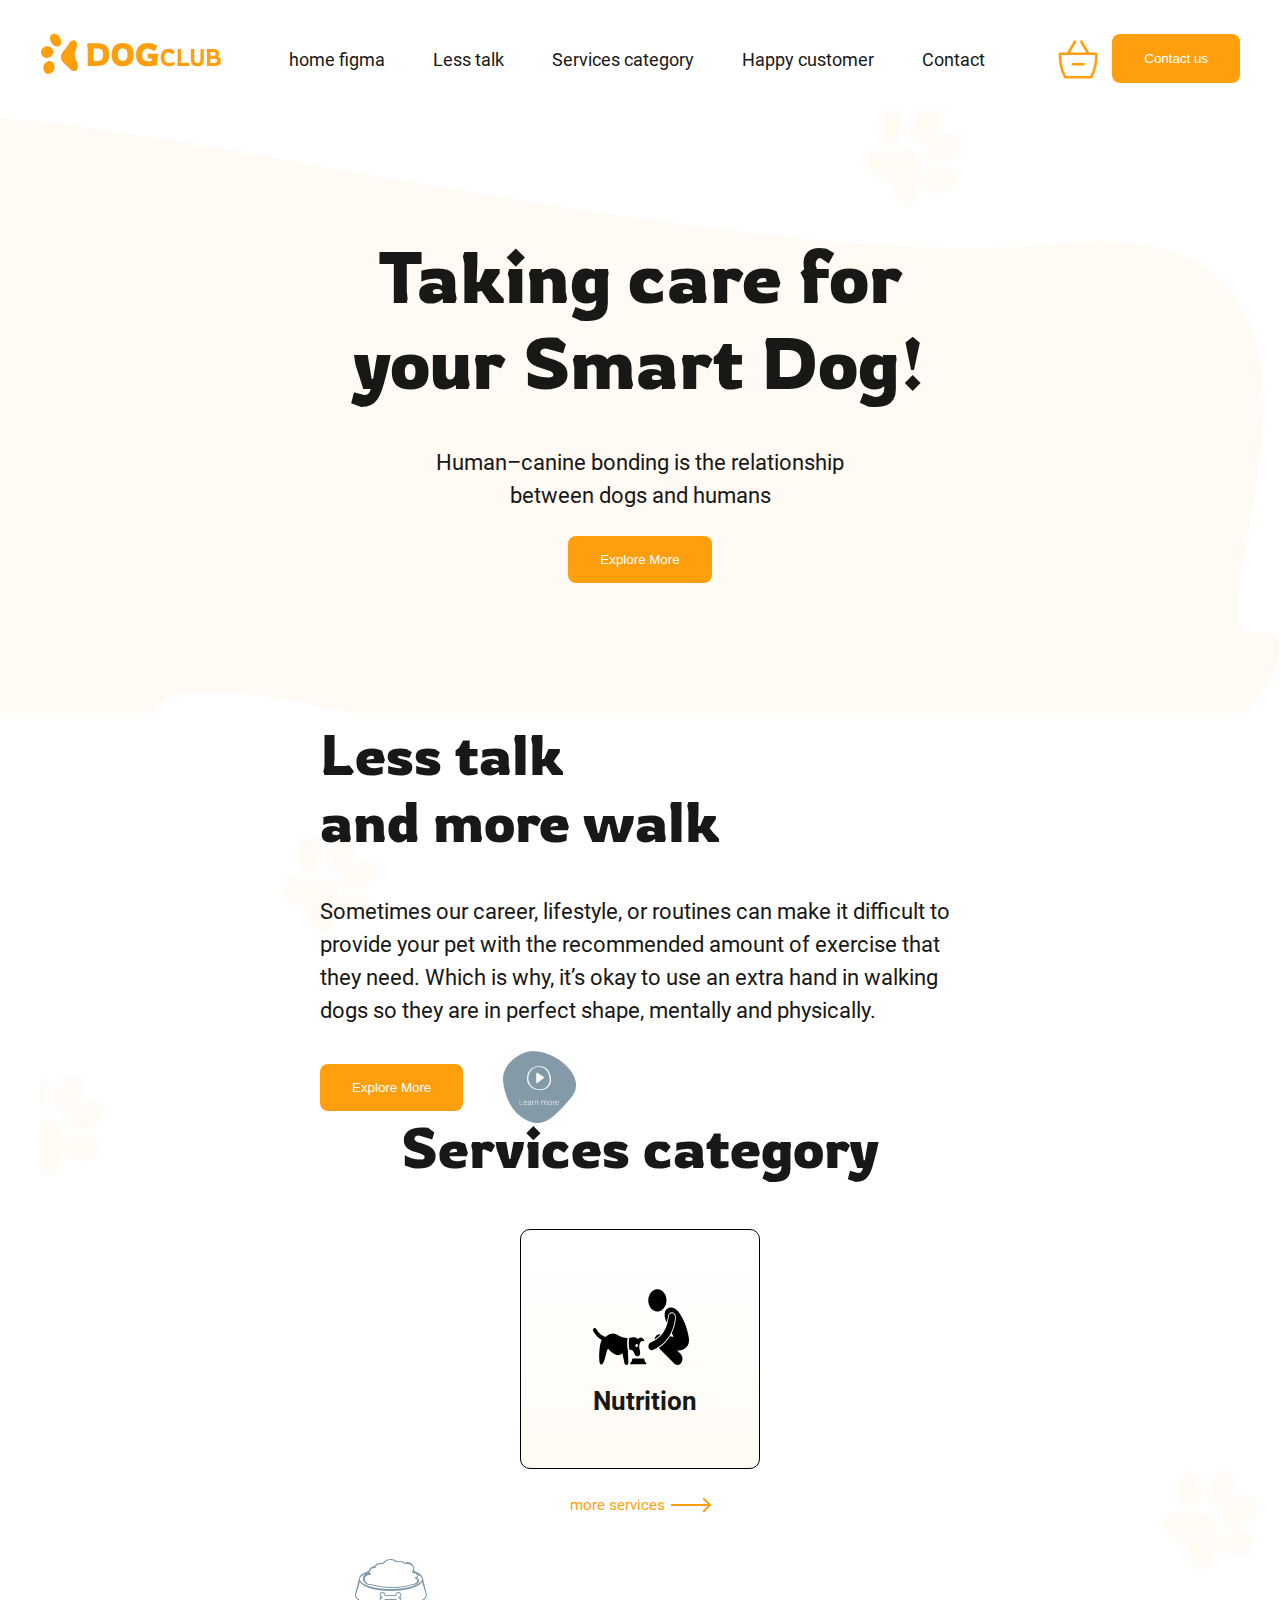
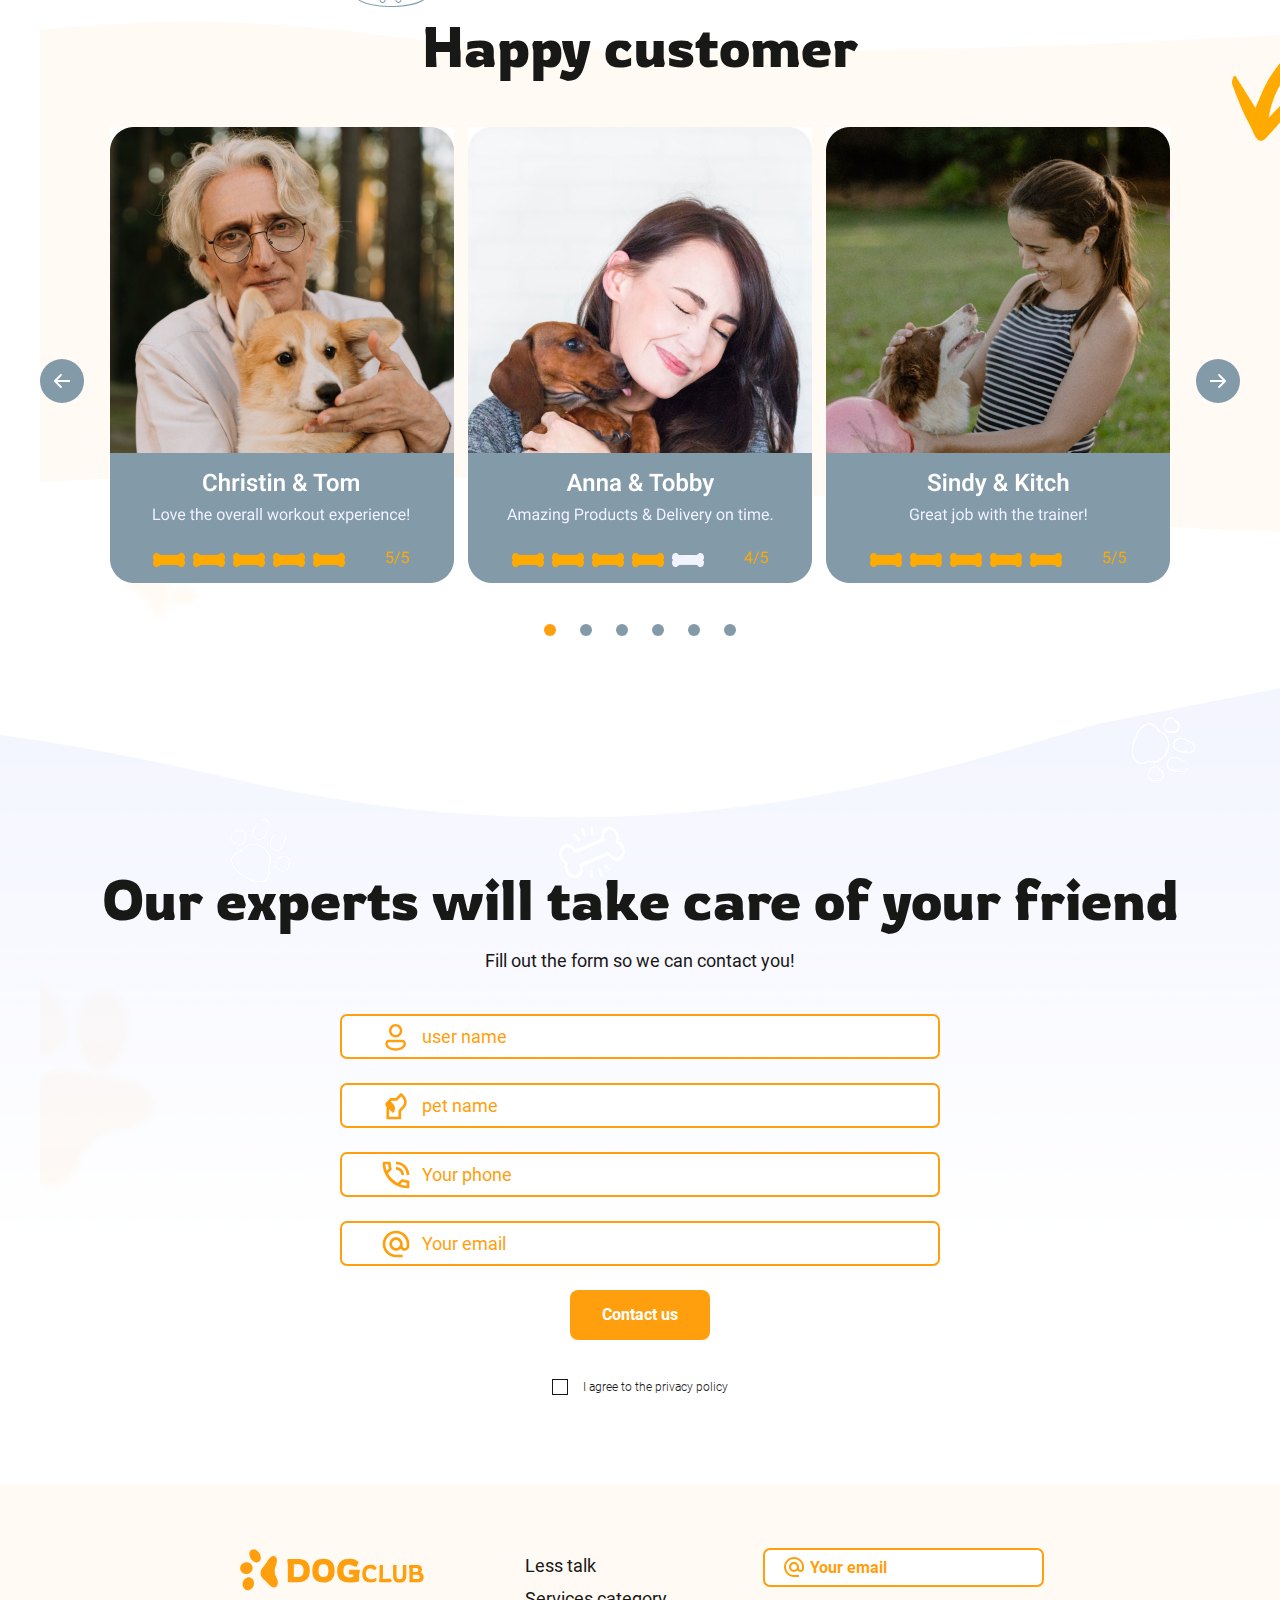
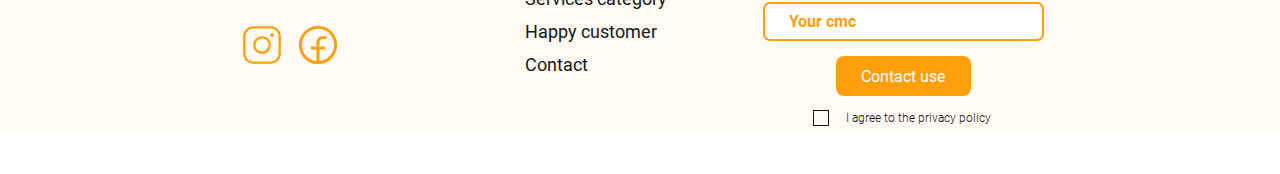
<file: index.html>
<!DOCTYPE html>
<html lang="en">

<head>
    <meta charset="UTF-8">
    <meta name="viewport" content="width=device-width, initial-scale=1.0">
    <title>Dog club</title>
    <link rel="stylesheet" href="https://cdn.jsdelivr.net/npm/swiper@11/swiper-bundle.min.css" />
    <link rel="stylesheet" href="./css/main.min.css">
</head>

<body class="body-background">
    <header class="header-section">
        <div class="container">
            <div class="header-section__container">
                <div>
                    <a href="./index.html">
                        <svg class="header-section__logo svg-primary-color">
                            <use href="./image/sprite.svg#icon-logotype"></use>
                        </svg>
                    </a>
                </div>
                <nav class="header-section__nav">
                    <ul class="header-section__list">
                        <li>
                            <a class="link"
                                href="https://www.figma.com/design/rTCMsYAj44dHB4dfwo7cOZ/Dog-Club?node-id=123-177&t=UMOU232VAX0oFJ1j-0"
                                target="_blank">home figma</a>
                        </li>
                        <li>
                            <a class="link" href="#advantages-section">Less talk</a>
                        </li>
                        <li>
                            <a class="link" href="#service-section">Services category</a>
                        </li>
                        <li>
                            <a class="link" href="#slider-section">Happy customer</a>
                        </li>
                        <li>
                            <a class="link" href="#contact-section">Contact</a>
                        </li>
                    </ul>
                </nav>
                <div class="header-section__use">
                    <!-- <a href="#">
                        <svg class="header-section__svg svg-primary-color">
                            <use href="./image/sprite.svg#icon-teenyicons_basket-minus-outline"></use>
                        </svg>
                    </a> -->
                    <button class="header-section__button-sorting sorting-btn-open" type="button">
                        <svg class="header-section__svg svg-primary-color">
                            <use href="./image/sprite.svg#icon-teenyicons_basket-minus-outline"></use>
                        </svg>
                    </button>
                    <div class="sorting-section sorting-section__hidden">
                        <div class="container">

                            <button class="sorting-section__button-close sorting-btn-close" type="button">
                                <img src="./image/krest.svg" alt="close-modal">
                            </button>

                            <div class="sorting-section__window">
                                <h1 class="">Sorting</h1>

                                <ul class="sorting-section__list">
                                    <li class="sorting-section__item">
                                        <a class="sorting-section__item-link" href="#">Popularity</a>
                                    </li>
                                    <li class="sorting-section__item">
                                        <a class="sorting-section__item-link" href="#">Cheaper first</a>
                                    </li>
                                    <li class="sorting-section__item">
                                        <a class="sorting-section__item-link" href="#">More expensive first</a>
                                    </li>
                                    <li class="sorting-section__item">
                                        <a class="sorting-section__item-link" href="#">By name</a>
                                    </li>
                                    <li class="sorting-section__item">
                                        <a class="sorting-section__item-link" href="#">New ones first</a>
                                    </li>
                                </ul>
                            </div>

                        </div>
                    </div>














                    <button class="header-section__button button modal-btn-open" type="button">Contact us</button>

                    <button class="header-section__burger-button  burger-btn-open" type="button">
                        <svg class="header-section__burger-svg">
                            <use href="./image/sprite.svg#burger-menu"></use>
                        </svg>
                    </button>

                    <div class="burger-menu burger-hidden">
                        <div class="container">

                            <div class="burger-section">
                                <button class="burger-section__button-close burger-btn-close" type="button">
                                    <img src="./image/close-modal.svg" alt="close-modal">
                                </button>


                                <div>
                                    <a href="./index.html">
                                        <svg class="header-section__logo svg-primary-color">
                                            <use href="./image/sprite.svg#icon-logotype"></use>
                                        </svg>
                                    </a>
                                </div>

                                <nav class="">
                                    <ul class="">
                                        <li>
                                            <a class="link"
                                                href="https://www.figma.com/design/rTCMsYAj44dHB4dfwo7cOZ/Dog-Club?node-id=123-177&t=UMOU232VAX0oFJ1j-0"
                                                target="_blank">home figma</a>
                                        </li>
                                        <li>
                                            <a class="link" href="#advantages-section">Less talk</a>
                                        </li>
                                        <li>
                                            <a class="link" href="#service-section">Services category</a>
                                        </li>
                                        <li>
                                            <a class="link" href="#slider-section">Happy customer</a>
                                        </li>
                                        <li>
                                            <a class="link" href="#contact-section">Contact</a>
                                        </li>
                                    </ul>
                                </nav>

                                <ul class="burger-section__social">
                                    <li>
                                        <a href="#">
                                            <svg class="footer-section__svg svg-primary-color">
                                                <use href="./image/sprite.svg#instagram"></use>
                                            </svg>
                                        </a>
                                    </li>
                                    <li>
                                        <a href="#">
                                            <svg class="footer-section__svg svg-primary-color">
                                                <use href="./image/sprite.svg#icon-facebook"></use>
                                            </svg>
                                        </a>
                                    </li>
                                </ul>

                            </div>

                        </div>
                    </div>

                </div>
            </div>
        </div>
    </header>
    <main>
        <section class="hero-section" id="hero-section">
            <div class="container">
                <div class="hero-section__container">
                    <div class="hero-section__contant">
                        <h1 class="hero-section__title">Taking care for your Smart Dog!</h1>
                        <p class="hero-section__paragraph">Human–canine bonding is the relationship between dogs
                            and humans
                        </p>
                        <button class="button" type="button">Explore More</button>
                    </div>
                    <img class="hero-section__img-dog" src="./image/dog-main-section.png" alt="image the dog">
                </div>
            </div>
        </section>
        <section class="advantages-section" id="advantages-section">
            <div class="container">

                <div class="advantages-section__container">
                    <div class="advantages-section__img-dog">
                        <img src="./image/dog-twoo-section.png" alt="image the dog">
                    </div>
                    <div class="advantages-section__contant">

                        <div class="advantages-section__container-mobile">
                            <h2 class="advantages-section__title">Less talk <br> and more walk</h2>
                            <img class="advantages-section__arrow-mobile" src="./image/advantages-arrow.png"
                                alt="arrow icon">
                        </div>

                        <p class="advantages-section__paragraph">Sometimes our career, lifestyle, or routines can make
                            it difficult to
                            provide your pet with the recommended amount of exercise that they need.
                            Which is why, it’s okay to use an extra hand in walking dogs so they are in
                            perfect shape, mentally and physically.
                        </p>
                        <div class="advantages-section__video-icon-container">
                            <button class="button" type="button">Explore More</button>
                            <img class="advantages-section__video-icon" src="./image/advantages-video.png"
                                alt="video icon">
                        </div>
                    </div>
                </div>

            </div>
        </section>
        <section class="service-section" id="service-section">
            <div class="container">
                <h2 class="service-section__title">Services category</h2>

                <div class="service-section__container">
                    <ul class="service-section__list">
                        <li class="service-section__item">
                            <article class="service-section__cart">
                                <svg class="service-section__cart-svg">
                                    <use href="./image/sprite.svg#icon-Grooming-service-section"></use>
                                </svg>
                                <h3>Grooming</h3>
                            </article>
                        </li>
                        <li class="service-section__item">
                            <article class="service-section__cart">
                                <svg class="service-section__cart-svg">
                                    <use href="./image/sprite.svg#icon-Nutrition-service-section"></use>
                                </svg>
                                <h3>Nutrition</h3>
                            </article>
                        </li>
                        <li class="service-section__item">
                            <article class="service-section__cart">
                                <svg class="service-section__cart-svg">
                                    <use href="./image/sprite.svg#icon-training-service-section"></use>
                                </svg>
                                <h3>Training</h3>
                            </article>
                        </li>
                        <li class="service-section__item">
                            <article class="service-section__cart">
                                <svg class="service-section__cart-svg">
                                    <use href="./image/sprite.svg#icon-bathing-service-section"></use>
                                </svg>
                                <h3>Bathing</h3>
                            </article>
                        </li>
                    </ul>

                    <a href="./index2.html" class="service-section__button"> more services
                        <svg class="service-section__button-svg">
                            <use href="./image/sprite.svg#icon-Arrow-service-section"></use>
                        </svg>
                    </a>
                </div>

            </div>
        </section>


        <section class="slider-section" id="slider-section">
            <div class="container">

                <h2 class="slider-section__main-title">Happy customer</h2>

                <div class="slider-section__container">

                    <button class="slider-section__button swiper-button__prev" type="button">
                        <svg class="slider-section__button-svg">
                            <use href="./image/sprite.svg#icon-Arrow-slider"></use>
                        </svg>
                    </button>

                    <div class="swiper-container slider-section__swiper-container">
                        <ul class="swiper-wrapper slider-section__swiper-list">
                            <li class="swiper-slide">
                                <div class="slider-section__item">
                                    <img src="./image/Frame17.jpg" alt="old man and he dog">
                                </div>
                            </li>
                            <li class="swiper-slide">
                                <div class="slider-section__item">
                                    <img src="./image/Frame18.jpg" alt="wuman and she dog">
                                </div>
                            </li>
                            <li class="swiper-slide">
                                <div class="slider-section__item">
                                    <img src="./image/Frame19.jpg" alt="woman smiling looking at her dog">
                                </div>
                            </li>
                            <li class="swiper-slide">
                                <div class="slider-section__item">
                                    <img src="./image/Frame17.jpg" alt="old man and he dog">
                                </div>
                            </li>
                            <li class="swiper-slide">
                                <div class="slider-section__item">
                                    <img src="./image/Frame18.jpg" alt="wuman and she dog">
                                </div>
                            </li>
                            <li class="swiper-slide">
                                <div class="slider-section__item">
                                    <img src="./image/Frame19.jpg" alt="woman smiling looking at her dog">
                                </div>
                            </li>
                        </ul>
                        <div class="pagination">
                            <span class="pagination__button"></span>
                        </div>
                    </div>

                    <button class="slider-section__button swiper-button__next" type="button">
                        <svg class="slider-section__button-svg slider-section__button-svg--rotate">
                            <use href="./image/sprite.svg#icon-Arrow-slider"></use>
                        </svg>
                    </button>

                </div>


            </div>
        </section>


        <section class="contact-section" id="contact-section">
            <div class="contact-section__first-dog">
                <img src="./image/first-dog-contact-section.png" alt="little dog sit">
            </div>
            <div class="container">
                <div class="contact-section__container">
                    <div>

                        <h2 class="contact-section__title">Our experts will take care of your friend</h2>
                        <p class="contact-section__paragraph">Fill out the form so we can contact you!</p>

                        <form class="contact-form">
                            <div class="contact-form__container">
                                <svg class="contact-form__svg">
                                    <use href="./image/sprite.svg#you-name"></use>
                                </svg>
                                <input class="contact-form__input" type="text" placeholder="user name">
                            </div>

                            <div class="contact-form__container">
                                <label for="pet-name">
                                    <svg class="contact-form__svg">
                                        <use href="./image/sprite.svg#pet-name"></use>
                                    </svg>
                                </label>
                                <input class="contact-form__input" type="text" id="pet-name" placeholder="pet name">
                            </div>

                            <div class="contact-form__container">
                                <svg class="contact-form__svg">
                                    <use href="./image/sprite.svg#phone"></use>
                                </svg>
                                <input class="contact-form__input" type="tel" placeholder="Your phone">
                            </div>

                            <div class="contact-form__container">
                                <svg class="contact-form__svg">
                                    <use href="./image/sprite.svg#email"></use>
                                </svg>
                                <input class="contact-form__input" type="email" placeholder="Your email">
                            </div>

                            <button class="button contact-form__button" type="submit">Contact us</button>

                            <div class="contact-checkbox">
                                <input class="contact-checkbox__input" type="checkbox" id="checkbox">
                                <label class="contact-checkbox__privaci" for="checkbox">I agree to the privacy
                                    policy</label>
                            </div>
                        </form>

                    </div>
                </div>
            </div>
            <div class="contact-section__twoo-dog">
                <img src="./image/twoo-dog-contact-section.png" alt="big dog sit">
            </div>
        </section>
    </main>
    <footer class="footer-section">
        <div class="container">

            <div class="footer-section__container">

                <div class="footer-section__container">

                    <div class="footer-section__container-logo">
                        <a href="./index.html">
                            <svg class="footer-section__logo svg-primary-color">
                                <use href="./image/sprite.svg#icon-logotype"></use>
                            </svg>
                        </a>

                        <ul class="footer-section__social">
                            <li>
                                <a href="#">
                                    <svg class="footer-section__svg svg-primary-color">
                                        <use href="./image/sprite.svg#instagram"></use>
                                    </svg>
                                </a>
                            </li>
                            <li>
                                <a href="#">
                                    <svg class="footer-section__svg svg-primary-color">
                                        <use href="./image/sprite.svg#icon-facebook"></use>
                                    </svg>
                                </a>
                            </li>
                        </ul>
                    </div>



                    <div class="footer-section__link">
                        <ul>
                            <li>
                                <a class="link" href="#advantages-section">Less talk</a>
                            </li>
                            <li>
                                <a class="link" href="#service-section">Services category</a>
                            </li>
                            <li>
                                <a class="link" href="#slider-section">Happy customer</a>
                            </li>
                            <li>
                                <a class="link" href="#contact-section">Contact</a>
                            </li>
                        </ul>
                    </div>

                    <form class="footer-form">

                        <div class="footer-form__input-container">
                            <label for="footer-form-your-name">
                                <svg class="footer-form__svg">
                                    <use href="./image/sprite.svg#email"></use>
                                </svg>
                            </label>
                            <input class="footer-form__input" type="email" id="footer-form-your-name"
                                placeholder="Your email">
                        </div>

                        <div class="footer-form__input-container">
                            <input class="footer-form__input footer-form__input--mini-padding" type="text"
                                placeholder="Your cmc">
                        </div>

                        <button class="footer-form__button" type="submit">Contact use</button>

                        <div class="checkbox">
                            <input class="checkbox-input" type="checkbox" id="footer-form-checkbox">
                            <label class="checkbox-privaci" for="footer-form-checkbox">
                                I agree to the privacy policy
                            </label>
                        </div>


                    </form>

                </div>

                <div class="footer-section__container-dog">
                    <img class="footer-section__dog-size" src="./image/dog-footer-section.png" alt="little dog see you">

                </div>

            </div>


        </div>
    </footer>

    <!-- BACKDROP -->

    <div class="backdrop is-hidden">
        <div class="backdrop__modal">
            <div class="backdrop__container">

                <button class="backdrop__button-close modal-btn-close" type="button">
                    <img src="./image/close-modal.svg" alt="close-modal">
                </button>

                <h2 class="backdrop__title">Our experts will take care of your friend</h2>
                <p>Fill out the form so we can contact you!</p>

                <form class="contact-form" name="modal-form">


                    <div class="contact-form__container">
                        <svg class="contact-form__svg">
                            <use href="./image/sprite.svg#you-name"></use>
                        </svg>
                        <input class="contact-form__input" type="text" placeholder="user name">
                    </div>

                    <div class="contact-form__container">
                        <label for="pet-name">
                            <svg class="contact-form__svg">
                                <use href="./image/sprite.svg#pet-name"></use>
                            </svg>
                        </label>
                        <input class="contact-form__input" type="text" id="pet-name" placeholder="pet name">
                    </div>

                    <div class="contact-form__container">
                        <svg class="contact-form__svg">
                            <use href="./image/sprite.svg#phone"></use>
                        </svg>
                        <input class="contact-form__input" type="tel" placeholder="Your phone">
                    </div>

                    <div class="contact-form__container">
                        <svg class="contact-form__svg">
                            <use href="./image/sprite.svg#email"></use>
                        </svg>
                        <input class="contact-form__input" type="email" placeholder="Your email">
                    </div>

                    <button class="backdrop__button" type="submit">Contact us</button>

                    <div class="backdrop__form-checkbox">
                        <input class="backdrop__checkbox-input" type="checkbox" id="checkbox">
                        <label class="backdrop__checkbox-privaci" for="checkbox">I agree to the privacy
                            policy</label>
                    </div>
                </form>

            </div>
        </div>
    </div>
    <script src="./js/sorting.js"></script>
    <script src="https://cdn.jsdelivr.net/npm/swiper@11/swiper-bundle.min.js"></script>
    <script src="./js/slider.js"></script>
    <script src="./js/burger-menu.js"></script>
    <script src="./js/modal.js"></script>
</body>

</html>
</file>
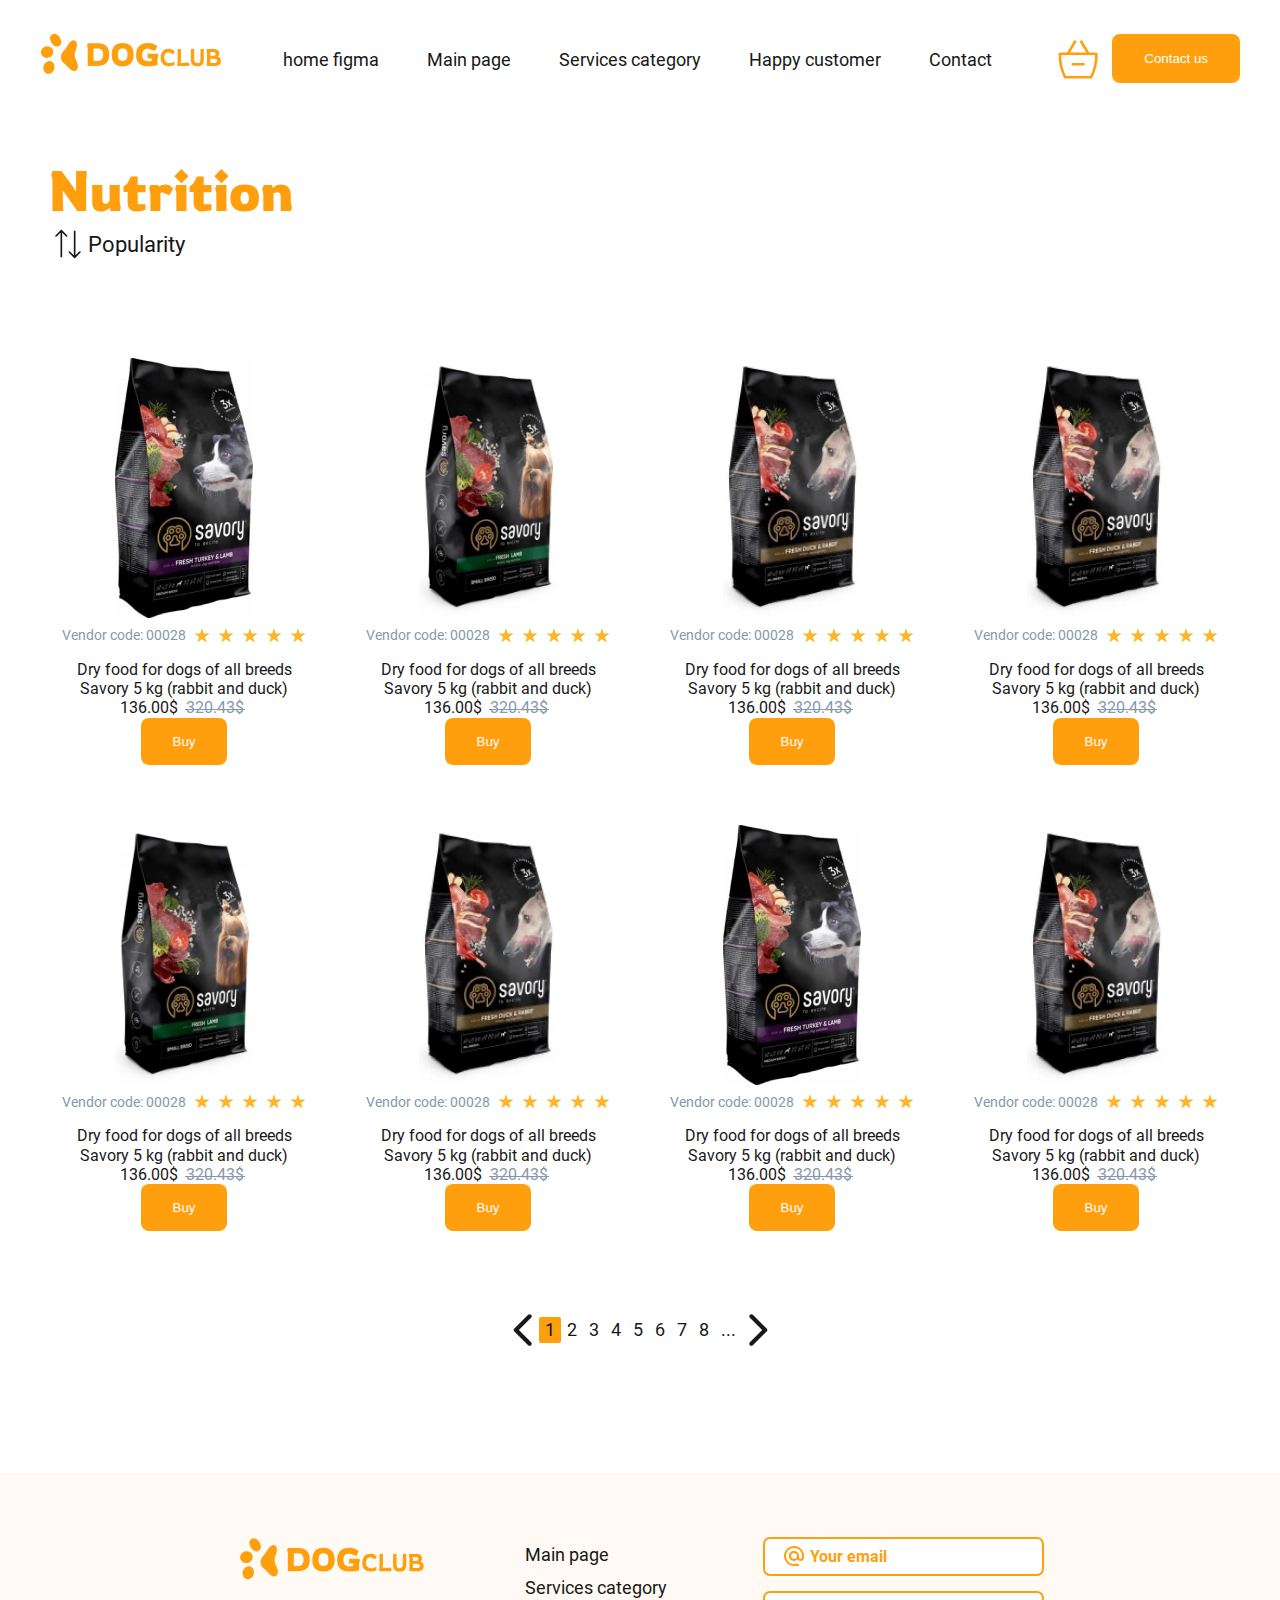
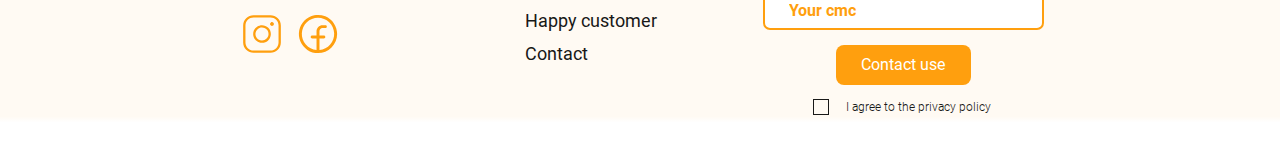
<file: index2.html>
<!DOCTYPE html>
<html lang="en">

<head>
    <meta charset="UTF-8">
    <meta name="viewport" content="width=device-width, initial-scale=1.0">
    <title>Dog club</title>
    <link rel="stylesheet" href="./css/main.min.css">
</head>

<body>
    <header class="header-section">
        <div class="container">
            <div class="header-section__container">
                <div>
                    <a href="./index2.html">
                        <svg class="header-section__logo svg-primary-color">
                            <use href="./image/sprite.svg#icon-logotype"></use>
                        </svg>
                    </a>
                </div>
                <nav class="header-section__nav">
                    <ul class="header-section__list">
                        <li>
                            <a class="link"
                                href="https://www.figma.com/design/rTCMsYAj44dHB4dfwo7cOZ/Dog-Club?node-id=123-177&t=UMOU232VAX0oFJ1j-0"
                                target="_blank">home figma</a>
                        </li>
                        <li>
                            <a class="link" href="./index.html">Main page</a>
                        </li>
                        <li>
                            <a class="link" href="./index.html">Services category</a>
                        </li>
                        <li>
                            <a class="link" href="./index.html">Happy customer</a>
                        </li>
                        <li>
                            <a class="link" href="#footer-section">Contact</a>
                        </li>
                    </ul>
                </nav>
                <div class="header-section__use">

                    <button class="header-section__button-sorting sorting-btn-open" type="button">
                        <svg class="header-section__svg svg-primary-color">
                            <use href="./image/sprite.svg#icon-teenyicons_basket-minus-outline"></use>
                        </svg>
                    </button>














                    <div class="sorting-section sorting-section__hidden">
                        <div class="container">

                            <button class="sorting-section__button-close sorting-btn-close" type="button">
                                <img src="./image/krest.svg" alt="close-modal">
                            </button>

                            <div class="sorting-section__window">
                                <h1 class="">Sorting</h1>

                                <ul class="sorting-section__list">
                                    <li class="sorting-section__item">
                                        <a class="sorting-section__item-link" href="#">Popularity</a>
                                    </li>
                                    <li class="sorting-section__item">
                                        <a class="sorting-section__item-link" href="#">Cheaper first</a>
                                    </li>
                                    <li class="sorting-section__item">
                                        <a class="sorting-section__item-link" href="#">More expensive first</a>
                                    </li>
                                    <li class="sorting-section__item">
                                        <a class="sorting-section__item-link" href="#">By name</a>
                                    </li>
                                    <li class="sorting-section__item">
                                        <a class="sorting-section__item-link" href="#">New ones first</a>
                                    </li>
                                </ul>
                            </div>

                        </div>
                    </div>













                    <button class="button header-section__button modal-btn-open" type="button"
                        href="./index.html">Contact us</button>

                    <button class="header-section__burger-button  burger-btn-open" type="button">
                        <svg class="header-section__burger-svg">
                            <use href="./image/sprite.svg#burger-menu"></use>
                        </svg>
                    </button>

                    <div class="burger-menu burger-hidden">
                        <div class="container">

                            <div class="burger-section">
                                <button class="burger-section__button-close burger-btn-close" type="button">
                                    <img src="./image/close-modal.svg" alt="close-modal">
                                </button>


                                <div>
                                    <a href="./index.html">
                                        <svg class="header-section__logo svg-primary-color">
                                            <use href="./image/sprite.svg#icon-logotype"></use>
                                        </svg>
                                    </a>
                                </div>

                                <nav class="">
                                    <ul class="">
                                        <li>
                                            <a class="link"
                                                href="https://www.figma.com/design/rTCMsYAj44dHB4dfwo7cOZ/Dog-Club?node-id=123-177&t=UMOU232VAX0oFJ1j-0"
                                                target="_blank">home figma</a>
                                        </li>
                                        <li>
                                            <a class="link" href="#advantages-section">Less talk</a>
                                        </li>
                                        <li>
                                            <a class="link" href="#service-section">Services category</a>
                                        </li>
                                        <li>
                                            <a class="link" href="#slider-section">Happy customer</a>
                                        </li>
                                        <li>
                                            <a class="link" href="#contact-section">Contact</a>
                                        </li>
                                    </ul>
                                </nav>

                                <ul class="burger-section__social">
                                    <li>
                                        <a href="#">
                                            <svg class="footer-section__svg svg-primary-color">
                                                <use href="./image/sprite.svg#instagram"></use>
                                            </svg>
                                        </a>
                                    </li>
                                    <li>
                                        <a href="#">
                                            <svg class="footer-section__svg svg-primary-color">
                                                <use href="./image/sprite.svg#icon-facebook"></use>
                                            </svg>
                                        </a>
                                    </li>
                                </ul>

                            </div>

                        </div>
                    </div>



                </div>
            </div>
        </div>
    </header>
    <main>

        <section class="nutrition-section">
            <div class="container">
                <div class="nutrition-section__container">

                    <h2 class="nutrition-section__logotipe">Nutrition</h2>

                    <div class="nutrition-section__arrow-container">
                        <svg class="nutrition-section__arrow">
                            <use href="./image/sprite.svg#arrow-nutrition"></use>
                        </svg>

                        <p class="nutrition-section__paragraph">Popularity</p>

                    </div>

                    <ul class="nutrition-section__main">
                        <li class="nutrition-section__item-first">Sorting:</li>
                        <li class="nutrition-section__item">Popularity</li>
                        <li class="nutrition-section__item">Cheaper first</li>
                        <li class="nutrition-section__item">More expensive first</li>
                        <li class="nutrition-section__item">By name</li>
                        <li class="nutrition-section__item">New ones first</li>
                    </ul>

                </div>
            </div>
        </section>

        <section class="nutrition-card">
            <div class="container">
                <div class="nutrition-card-container">
                    <ul class="nutrition-section__card-list">

                        <li class="nutrition-section__card-item">

                            <div class="nutrition-section__card-img">
                                <img class="nutrition-section__image-size" src="./image/image 7.png" alt="dog">
                            </div>

                            <div class="nutrition-section__card-contant">

                                <div class="nutrition-section__card-contant-contant">
                                    <p class="nutrition-section__card-contant-p">Vendor code: 00028</p>
                                    <img src="./image/Frame 14622.png" alt="stars">
                                </div>

                                <p class="nutrition-section__paragraph">Dry food for dogs of all breeds Savory 5 kg
                                    (rabbit and duck)</p>

                                <div class="nutrition-section__discount">
                                    <p>136.00$</p>
                                    <p>320.43$</p>
                                </div>

                            </div>

                            <button class="nutrition-button button" type="button">Buy</button>


                        </li>

                        <li class="nutrition-section__card-item">
                            <div class="nutrition-section__card-img">
                                <img class="nutrition-section__image-size" src="./image/image 8.png" alt="dog">
                            </div>

                            <div class="nutrition-section__card-contant">

                                <div class="nutrition-section__card-contant-contant">
                                    <p class="nutrition-section__card-contant-p">Vendor code: 00028</p>
                                    <img src="./image/Frame 14622.png" alt="stars">
                                </div>

                                <p class="nutrition-section__paragraph">Dry food for dogs of all breeds Savory 5 kg
                                    (rabbit and duck)</p>

                                <div class="nutrition-section__discount">
                                    <p>136.00$</p>
                                    <p>320.43$</p>
                                </div>

                            </div>

                            <button class="nutrition-button button" type="button">Buy</button>

                        </li>

                        <li class="nutrition-section__card-item">
                            <div class="nutrition-section__card-img">
                                <img class="nutrition-section__image-size" src="./image/image 6.jpg" alt="dog">
                            </div>

                            <div class="nutrition-section__card-contant">

                                <div class="nutrition-section__card-contant-contant">
                                    <p class="nutrition-section__card-contant-p">Vendor code: 00028</p>
                                    <img src="./image/Frame 14622.png" alt="stars">
                                </div>

                                <p class="nutrition-section__paragraph">Dry food for dogs of all breeds Savory 5 kg
                                    (rabbit and duck)</p>

                                <div class="nutrition-section__discount">
                                    <p>136.00$</p>
                                    <p>320.43$</p>
                                </div>

                            </div>

                            <button class="nutrition-button button" type="button">Buy</button>

                        </li>

                        <li class="nutrition-section__card-item">
                            <div class="nutrition-section__card-img">
                                <img class="nutrition-section__image-size" src="./image/image 6.jpg" alt="dog">
                            </div>

                            <div class="nutrition-section__card-contant">

                                <div class="nutrition-section__card-contant-contant">
                                    <p class="nutrition-section__card-contant-p">Vendor code: 00028</p>
                                    <img src="./image/Frame 14622.png" alt="stars">
                                </div>

                                <p class="nutrition-section__paragraph">Dry food for dogs of all breeds Savory 5 kg
                                    (rabbit and duck)</p>

                                <div class="nutrition-section__discount">
                                    <p>136.00$</p>
                                    <p>320.43$</p>
                                </div>

                            </div>

                            <button class="nutrition-button button" type="button">Buy</button>


                        </li>

                        <li class="nutrition-section__card-item">
                            <div class="nutrition-section__card-img">
                                <img class="nutrition-section__image-size" src="./image/image 8.png" alt="dog">
                            </div>

                            <div class="nutrition-section__card-contant">

                                <div class="nutrition-section__card-contant-contant">
                                    <p class="nutrition-section__card-contant-p">Vendor code: 00028</p>
                                    <img src="./image/Frame 14622.png" alt="stars">
                                </div>

                                <p class="nutrition-section__paragraph">Dry food for dogs of all breeds Savory 5 kg
                                    (rabbit and duck)</p>

                                <div class="nutrition-section__discount">
                                    <p>136.00$</p>
                                    <p>320.43$</p>
                                </div>

                            </div>

                            <button class="nutrition-button button" type="button">Buy</button>


                        </li>

                        <li class="nutrition-section__card-item">
                            <div class="nutrition-section__card-img">
                                <img class="nutrition-section__image-size" src="./image/image 6.jpg" alt="dog">
                            </div>

                            <div class="nutrition-section__card-contant">

                                <div class="nutrition-section__card-contant-contant">
                                    <p class="nutrition-section__card-contant-p">Vendor code: 00028</p>
                                    <img src="./image/Frame 14622.png" alt="stars">
                                </div>

                                <p class="nutrition-section__paragraph">Dry food for dogs of all breeds Savory 5 kg
                                    (rabbit and duck)</p>

                                <div class="nutrition-section__discount">
                                    <p>136.00$</p>
                                    <p>320.43$</p>
                                </div>

                            </div>

                            <button class="nutrition-button button" type="button">Buy</button>

                        </li>

                        <li class="nutrition-section__card-item">
                            <div class="nutrition-section__card-img">
                                <img class="nutrition-section__image-size" src="./image/image 7.png" alt="dog">
                            </div>

                            <div class="nutrition-section__card-contant">

                                <div class="nutrition-section__card-contant-contant">
                                    <p class="nutrition-section__card-contant-p">Vendor code: 00028</p>
                                    <img src="./image/Frame 14622.png" alt="stars">
                                </div>

                                <p class="nutrition-section__paragraph">Dry food for dogs of all breeds Savory 5 kg
                                    (rabbit and duck)</p>

                                <div class="nutrition-section__discount">
                                    <p>136.00$</p>
                                    <p>320.43$</p>
                                </div>

                            </div>

                            <button class="nutrition-button button" type="button">Buy</button>

                        </li>

                        <li class="nutrition-section__card-item">
                            <div class="nutrition-section__card-img">
                                <img class="nutrition-section__image-size" src="./image/image 6.jpg" alt="dog">
                            </div>

                            <div class="nutrition-section__card-contant">

                                <div class="nutrition-section__card-contant-contant">
                                    <p class="nutrition-section__card-contant-p">Vendor code: 00028</p>
                                    <img src="./image/Frame 14622.png" alt="stars">
                                </div>

                                <p class="nutrition-section__paragraph">Dry food for dogs of all breeds Savory 5 kg
                                    (rabbit and duck)</p>

                                <div class="nutrition-section__discount">
                                    <p>136.00$</p>
                                    <p>320.43$</p>
                                </div>

                            </div>

                            <button class="nutrition-button button" type="button">Buy</button>

                        </li>
                    </ul>
                </div>

                <div class="nutrition-section__pagination">
                    <button class="nutrition-section__pagination-button" type="button">
                        <img class="nutrition-section__arrow nutrition-section__arrow-rotate"
                            src="./image/pagination-arrow.svg" alt="arrow">
                    </button>
                    <ul class="nutrition-section__pagination-list">

                        <li class="nutrition-section__pagination-item">1</li>
                        <li class="nutrition-section__pagination-item">2</li>
                        <li class="nutrition-section__pagination-item">3</li>
                        <li class="nutrition-section__pagination-item">4</li>
                        <li class="nutrition-section__pagination-item">5</li>
                        <li class="nutrition-section__pagination-item">6</li>
                        <li class="nutrition-section__pagination-item">7</li>
                        <li class="nutrition-section__pagination-item">8</li>
                        <li class="nutrition-section__pagination-item">...</li>

                    </ul>
                    <button class="nutrition-section__pagination-button" type="button">
                        <img class="nutrition-section__arrow" src="./image/pagination-arrow.svg" alt="arrow">
                    </button>
                </div>

            </div>
        </section>
    </main>

    <footer class="footer-section" id="footer-section">
        <div class="container">

            <div class="footer-section__container">

                <div class="footer-section__container">

                    <div class="footer-section__container-logo">


                        <a href="./index2.html">
                            <svg class="footer-section__logo svg-primary-color">
                                <use href="./image/sprite.svg#icon-logotype"></use>
                            </svg>
                        </a>

                        <ul class="footer-section__social">
                            <li>
                                <a href="#">
                                    <svg class="footer-section__svg svg-primary-color">
                                        <use href="./image/sprite.svg#instagram"></use>
                                    </svg>
                                </a>
                            </li>
                            <li>
                                <a href="#">
                                    <svg class="footer-section__svg svg-primary-color">
                                        <use href="./image/sprite.svg#icon-facebook"></use>
                                    </svg>
                                </a>
                            </li>
                        </ul>

                    </div>


                    <ul class="footer-section__link">
                        <li>
                            <a class="link" href="./index.html">Main page</a>
                        </li>
                        <li>
                            <a class="link" href="./index.html">Services category</a>
                        </li>
                        <li>
                            <a class="link" href="./index.html">Happy customer</a>
                        </li>
                        <li>
                            <a class="link" href="./index.html">Contact</a>
                        </li>
                    </ul>

                    <form class="footer-form">

                        <div class="footer-form__input-container">
                            <label for="footer-form-your-name">
                                <svg class="footer-form__svg">
                                    <use href="./image/sprite.svg#email"></use>
                                </svg>
                            </label>
                            <input class="footer-form__input" type="email" id="footer-form-your-name"
                                placeholder="Your email">
                        </div>

                        <div class="footer-form__input-container">
                            <input class="footer-form__input footer-form__input--mini-padding" type="text"
                                placeholder="Your cmc">
                        </div>

                        <button class="footer-form__button" type="submit">Contact use</button>

                        <div class="checkbox">
                            <input class="checkbox-input" type="checkbox" id="checkbox">
                            <label class="checkbox-privaci" for="checkbox">I agree to the privacy policy</label>
                        </div>


                    </form>

                </div>

                <div class="footer-section__container-dog">
                    <img class="footer-section__dog-size" src="./image/dog-footer-section.png" alt="little dog see you">

                </div>

            </div>

        </div>
    </footer>




    <div class="backdrop is-hidden">
        <div class="backdrop__modal">
            <div class="backdrop__container">

                <button class="backdrop__button-close modal-btn-close" type="button">
                    <img src="./image/close-modal.svg" alt="close-modal">
                </button>

                <h2 class="backdrop__title">Our experts will take care of your friend</h2>
                <p>Fill out the form so we can contact you!</p>

                <form class="contact-form" name="modal-form">


                    <div class="contact-form__container">
                        <svg class="contact-form__svg">
                            <use href="./image/sprite.svg#you-name"></use>
                        </svg>
                        <input class="contact-form__input" type="text" placeholder="user name">
                    </div>

                    <div class="contact-form__container">
                        <label for="pet-name">
                            <svg class="contact-form__svg">
                                <use href="./image/sprite.svg#pet-name"></use>
                            </svg>
                        </label>
                        <input class="contact-form__input" type="text" id="pet-name" placeholder="pet name">
                    </div>

                    <div class="contact-form__container">
                        <svg class="contact-form__svg">
                            <use href="./image/sprite.svg#phone"></use>
                        </svg>
                        <input class="contact-form__input" type="tel" placeholder="Your phone">
                    </div>

                    <div class="contact-form__container">
                        <svg class="contact-form__svg">
                            <use href="./image/sprite.svg#email"></use>
                        </svg>
                        <input class="contact-form__input" type="email" placeholder="Your email">
                    </div>

                    <button class="backdrop__button" type="submit">Contact us</button>

                    <div class="backdrop__form-checkbox">
                        <input class="backdrop__checkbox-input" type="checkbox" id="checkbox">
                        <label class="backdrop__checkbox-privaci" for="checkbox">I agree to the privacy
                            policy</label>
                    </div>


                </form>

            </div>
        </div>
    </div>
    <script src="./js/sorting.js"></script>
    <script src="./js/burger-menu.js"></script>
    <script src="./js/modal.js"></script>

</body>

</html>
</file>
<file: css/main.min.css>
@font-face{font-display:swap;font-family:"Rowdies";font-style:normal;font-weight:300;src:url("../fonts/rowdies-v17-latin-300.woff2") format("woff2")}@font-face{font-display:swap;font-family:"Rowdies";font-style:normal;font-weight:400;src:url("../fonts/rowdies-v17-latin-regular.woff2") format("woff2")}@font-face{font-display:swap;font-family:"Rowdies";font-style:normal;font-weight:700;src:url("../fonts/rowdies-v17-latin-700.woff2") format("woff2")}@font-face{font-display:swap;font-family:"Roboto";font-style:normal;font-weight:300;src:url("../fonts/roboto-v30-latin-300.woff2") format("woff2")}@font-face{font-display:swap;font-family:"Roboto";font-style:normal;font-weight:400;src:url("../fonts/roboto-v30-latin-regular.woff2") format("woff2")}@font-face{font-display:swap;font-family:"Roboto";font-style:normal;font-weight:700;src:url("../fonts/roboto-v30-latin-700.woff2") format("woff2")}@font-face{font-display:swap;font-family:"Roboto";font-style:normal;font-weight:900;src:url("../fonts/roboto-v30-latin-900.woff2") format("woff2")}:root{--primary-color-white: #FFFFFF;--primary-color-orange: #FF9F0E;--primary-color-black: #181817;--secondary-color-orange: #FCB62A;--secondary-color-white: #FFFAF3;--secondary-color-zircon: #F1F3FF;--secondary-color-balihai: #839AA9;--secondary-color-titanwhite: #F9F9FF;--secondary-color-mauve: #D9A6FF}html{scroll-behavior:smooth}body{margin:0;font-family:"Roboto",sans-serif;line-height:1.5;font-size:22px;font-weight:400;color:var(--primary-color-black)}.body-background{background-image:url(../image/background\ \(3\).jpg);background-position:40px 90px;background-repeat:no-repeat}*,::after,::before{-webkit-box-sizing:border-box;box-sizing:border-box}.container{width:100%;max-width:1248px;margin:0 auto;padding:0 24px}h1,h2,h3,p{margin-top:0}p{margin:0}h2{font-family:"Rowdies";font-weight:400;font-size:56px;line-height:1.2}h3{font-weight:600px;font-family:"Roboto",sans-serif}ul{margin:0;padding:0;list-style:none}.svg-primary-color{fill:var(--primary-color-orange)}a{text-decoration-line:none}.link{font-size:18px;line-height:1.3;color:var(--primary-color-black);text-decoration:none}.link:hover{color:var(--primary-color-orange)}.button{color:var(--primary-color-white);background-color:var(--primary-color-orange);border:none;border-radius:8px;padding:16px 32px;cursor:pointer}.button:hover{background-color:var(--secondary-color-orange)}.checkbox-privaci{padding-left:24px;text-align:center;line-height:1.2;font-family:"Roboto";font-size:12px;font-weight:300}.checkbox-privaci:hover{text-decoration:underline}.checkbox-privaci::before{margin:-1px 50px;top:0;left:0;position:absolute;width:16px;height:16px;border:1px solid var(--primary-color-black);content:" "}.checkbox-input:checked+.checkbox-privaci::before{background-image:url(../image/game-icons_check-mark.svg);background-size:14px 14px;background-repeat:no-repeat}.checkbox-input{-webkit-appearance:none;-moz-appearance:none;appearance:none}.checkbox{position:relative;display:-webkit-box;display:-ms-flexbox;display:flex;-webkit-box-align:center;-ms-flex-align:center;align-items:center;-webkit-box-pack:center;-ms-flex-pack:center;justify-content:center}.contact-checkbox{position:relative;display:-webkit-box;display:-ms-flexbox;display:flex;-webkit-box-align:center;-ms-flex-align:center;align-items:center;-webkit-box-pack:center;-ms-flex-pack:center;justify-content:center}.contact-checkbox__input{-webkit-appearance:none;-moz-appearance:none;appearance:none}.contact-checkbox__input:checked+.contact-checkbox__privaci::before{background-image:url(../image/game-icons_check-mark.svg);background-size:14px 14px;background-repeat:no-repeat}.contact-checkbox__privaci{padding-left:24px;text-align:center;line-height:1.2;font-family:"Roboto";font-size:12px;font-weight:300}.contact-checkbox__privaci:hover{text-decoration:underline}.contact-checkbox__privaci::before{margin:-1px 0px;top:0;left:0;position:absolute;width:16px;height:16px;border:1px solid var(--primary-color-black);content:" "}.contact-form{display:-webkit-box;display:-ms-flexbox;display:flex;-webkit-box-orient:vertical;-webkit-box-direction:normal;-ms-flex-direction:column;flex-direction:column;-webkit-box-align:center;-ms-flex-align:center;align-items:center;gap:24px}.contact-form__container{position:relative;max-width:600px;width:100%}.contact-form__svg{position:absolute;top:7px;left:40px;width:32px;height:32px;fill:var(--primary-color-orange)}.contact-form__input{line-height:1.3;font-family:"Roboto";font-size:18px;font-weight:400;color:var(--primary-color-orange);border:2px solid var(--primary-color-orange);border-radius:7px;padding:10px 40px 10px 80px;width:100%;max-width:600px;height:100%;max-height:48px;outline:none}.contact-form__input:focus{color:var(--primary-color-black);border-color:#ff9f0e}.contact-form__input::-webkit-input-placeholder{color:var(--primary-color-orange)}.contact-form__input::-moz-placeholder{color:var(--primary-color-orange)}.contact-form__input:-ms-input-placeholder{color:var(--primary-color-orange)}.contact-form__input::-ms-input-placeholder{color:var(--primary-color-orange)}.contact-form__input::placeholder{color:var(--primary-color-orange)}.contact-form__button{line-height:1.1;font-family:"Roboto";font-size:16px;font-weight:700;margin-bottom:16px}.footer-form{-webkit-box-ordinal-group:4;-ms-flex-order:3;order:3;display:-webkit-box;display:-ms-flexbox;display:flex;-webkit-box-orient:vertical;-webkit-box-direction:normal;-ms-flex-direction:column;flex-direction:column;gap:15px}.footer-form__input-container{position:relative}.footer-form__input{line-height:1.16;font-family:"Roboto";font-size:16px;font-weight:700;color:var(--primary-color-orange);border:2px solid var(--primary-color-orange);border-radius:7px;padding:8px 24px 8px 45px;width:100%;max-width:320px;height:100%;max-height:40px;outline:none}.footer-form__input--mini-padding{padding-left:24px}.footer-form__input::-webkit-input-placeholder{color:var(--primary-color-orange)}.footer-form__input::-moz-placeholder{color:var(--primary-color-orange)}.footer-form__input:-ms-input-placeholder{color:var(--primary-color-orange)}.footer-form__input::-ms-input-placeholder{color:var(--primary-color-orange)}.footer-form__input::placeholder{color:var(--primary-color-orange)}.footer-form__input:focus{line-height:1.16;font-family:"Roboto";font-size:16px;font-weight:400;color:var(--primary-color-black)}.footer-form__svg{position:absolute;top:7px;left:19px;width:24px;height:24px;fill:var(--primary-color-orange)}.footer-form__button{-ms-flex-item-align:center;align-self:center;font-family:"Roboto",sans-serif;font-size:16px;font-weight:400;line-height:1.2;border:none;border-radius:8px;padding:8px 24px;color:var(--primary-color-white);background-color:var(--primary-color-orange);width:135px;height:40px;cursor:pointer}.footer-form__button:hover{background-color:var(--secondary-color-orange)}.backdrop{position:fixed;top:0;left:0;right:0;bottom:0;display:-webkit-box;display:-ms-flexbox;display:flex;-webkit-box-align:center;-ms-flex-align:center;align-items:center;-webkit-box-pack:center;-ms-flex-pack:center;justify-content:center;padding:10px;background-color:rgba(0,0,0,.5);-webkit-transition:opacity .5s,visibility .5s;transition:opacity .5s,visibility .5s}.backdrop.is-hidden{opacity:0;visibility:hidden;pointer-events:none}.backdrop__modal{position:relative;overflow:auto;width:100%;max-width:880px;height:100%;max-height:880px;border-radius:32px;padding:100px 140px;display:-webkit-box;display:-ms-flexbox;display:flex;-webkit-box-align:center;-ms-flex-align:center;align-items:center;-webkit-box-pack:center;-ms-flex-pack:center;justify-content:center;background-color:var(--secondary-color-white)}.backdrop__container{width:100%;max-width:600px;text-align:center}.backdrop__button-close{border:none;width:24px;height:24px;display:-webkit-box;display:-ms-flexbox;display:flex;-webkit-box-align:center;-ms-flex-align:center;align-items:center;-webkit-box-pack:center;-ms-flex-pack:center;justify-content:center;background-color:rgba(0,0,0,0);position:absolute;top:40px;right:40px}.backdrop__title{margin-bottom:16px}.backdrop__button{width:160px;border:none;border-radius:8px;padding:16px 32px;color:var(--primary-color-white);background-color:var(--primary-color-orange);font-size:18px;font-weight:500;line-height:1.2;font-family:"Roboto";cursor:pointer}.backdrop__button:hover{background-color:var(--secondary-color-orange)}.backdrop__form-checkbox{position:relative;display:-webkit-box;display:-ms-flexbox;display:flex;-webkit-box-align:center;-ms-flex-align:center;align-items:center;-webkit-box-pack:center;-ms-flex-pack:center;justify-content:center}.backdrop__checkbox-input{-webkit-appearance:none;-moz-appearance:none;appearance:none}.backdrop__checkbox-privaci{padding-left:24px;text-align:center;line-height:1.2;font-family:"Roboto";font-size:12px;font-weight:300}.backdrop__checkbox-privaci:hover{text-decoration:underline}.backdrop__checkbox-privaci::before{margin:-1px 0px;top:0;left:0;position:absolute;width:16px;height:16px;border:1px solid var(--primary-color-black);content:" "}.backdrop__checkbox-input:checked+.modal-form-checkbox-privaci::before{background-image:url(../image/game-icons_check-mark.svg);background-size:14px 14px;background-repeat:no-repeat}.burger-menu{position:fixed;top:0;left:0;width:100%;height:100%;background-color:var(--primary-color-white);-webkit-transition:-webkit-transform 1s;transition:-webkit-transform 1s;transition:transform 1s;transition:transform 1s, -webkit-transform 1s;text-align:center}.burger-hidden{-webkit-transform:translateX(100%);transform:translateX(100%)}.pagination{display:-webkit-box;display:-ms-flexbox;display:flex;-webkit-box-align:center;-ms-flex-align:center;align-items:center;-webkit-box-pack:center;-ms-flex-pack:center;justify-content:center;gap:24px}.pagination__button{width:12px;height:12px;background-color:var(--secondary-color-balihai);border-radius:50%;padding:0}.pagination__button--active{background-color:var(--primary-color-orange)}.header-section__container{padding:32px 0;gap:40px;display:-webkit-box;display:-ms-flexbox;display:flex;-webkit-box-align:center;-ms-flex-align:center;align-items:center;-webkit-box-pack:justify;-ms-flex-pack:justify;justify-content:space-between}@media screen and (max-width: 480px){.header-section__container{padding:16px 0px}}.header-section__logo{width:182px;height:44px}@media screen and (max-width: 480px){.header-section__logo{width:92px;height:20px}}.header-section__nav{display:none}@media screen and (min-width: 1280px){.header-section__nav{display:block}}.header-section__list{display:-webkit-box;display:-ms-flexbox;display:flex;-webkit-box-orient:horizontal;-webkit-box-direction:normal;-ms-flex-direction:row;flex-direction:row;gap:48px}.header-section__use{display:-webkit-box;display:-ms-flexbox;display:flex;gap:8px}.header-section__svg{width:40px;height:40px;margin-top:4px}.header-section__svg:hover{fill:var(--secondary-color-orange)}@media screen and (max-width: 480px){.header-section__svg{width:24px;height:24px}}.header-section__button-sorting{border:none;background-color:rgba(0,0,0,0)}.header-section__button{display:none}@media screen and (min-width: 1280px){.header-section__button{display:block}}.header-section__burger-button{display:block;width:50px;background-color:rgba(0,0,0,0);fill:var(--primary-color-orange);border:none}@media screen and (min-width: 1280px){.header-section__burger-button{display:none}}.header-section__burger-svg{width:24px;height:24px}@media screen and (min-width: 480px){.header-section__burger-svg{width:40px;height:40px}}.sorting-section{display:-webkit-box;display:-ms-flexbox;display:flex;-webkit-box-align:end;-ms-flex-align:end;align-items:flex-end;position:fixed;top:0;left:0;right:0;bottom:0;background-color:rgba(0,0,0,.5);z-index:1}.sorting-section__button-close{position:absolute;top:24px;right:24px;border:none;background-color:rgba(0,0,0,0);color:0}.sorting-section__window{padding:20px;border-radius:16px 16px 0 0;width:100%;background-color:var(--primary-color-white);height:250px;color:var(--primary-color-orange);font-family:"Roboto";font-weight:600;font-size:18px;line-height:1.2}.sorting-section__item{font-family:"Roboto";font-weight:400;font-size:16px;line-height:1.2;color:var(--primary-color-black);margin-bottom:16px;text-decoration-line:none}.sorting-section__item-link:hover{color:var(--primary-color-orange)}.sorting-section__hidden{opacity:0;visibility:hidden;pointer-events:none}.burger-section{position:relative;padding-top:16px;display:-webkit-box;display:-ms-flexbox;display:flex;-webkit-box-orient:vertical;-webkit-box-direction:normal;-ms-flex-direction:column;flex-direction:column;-webkit-box-align:start;-ms-flex-align:start;align-items:flex-start;text-align:left;gap:16px}.burger-section__button-close{position:absolute;top:16px;right:0;border:none;background-color:rgba(0,0,0,0);fill:var(--primary-color-orange)}.burger-section__social{display:-webkit-box;display:-ms-flexbox;display:flex;gap:16px}.hero-section{margin-bottom:8px;background-image:url(../image/Vector\ 1\ \(1\).png);background-repeat:no-repeat;background-size:100%}.hero-section__container{display:-webkit-box;display:-ms-flexbox;display:flex;-webkit-box-pack:justify;-ms-flex-pack:justify;justify-content:space-between;padding:217px 0px 130px 0px;background-image:url(../image/hero-background-elements.png);background-repeat:no-repeat;background-position-x:380px;background-position-y:150px}@media screen and (max-width: 1280px){.hero-section__container{background-image:none;-webkit-box-pack:center;-ms-flex-pack:center;justify-content:center;padding:116px 0px 130px 0px}}@media screen and (max-width: 480px){.hero-section__container{background-image:url(/image/mobile-background-elements.png);background-position:center bottom;padding:36px 0px 42px 0px}}.hero-section__contant{width:100%;max-width:636px;height:100%;max-height:362px}@media screen and (max-width: 1280px){.hero-section__contant{text-align:center;display:-webkit-box;display:-ms-flexbox;display:flex;-webkit-box-align:center;-ms-flex-align:center;align-items:center;-webkit-box-orient:vertical;-webkit-box-direction:normal;-ms-flex-direction:column;flex-direction:column;-webkit-box-pack:center;-ms-flex-pack:center;justify-content:center}}.hero-section__title{margin-bottom:40px;font-family:"Rowdies";font-weight:400;font-size:72px;line-height:1.2}@media screen and (max-width: 768px){.hero-section__title{font-size:32px}}.hero-section__paragraph{width:100%;max-width:416px;margin-bottom:24px}@media screen and (max-width: 480px){.hero-section__paragraph{font-size:16px}}.hero-section__img-dog{margin-right:60px;margin-top:30px;width:100%;max-width:450px;height:100%;max-height:460px}@media screen and (max-width: 1280px){.hero-section__img-dog{display:none}}.advantages-section__container{display:-webkit-box;display:-ms-flexbox;display:flex;-webkit-box-align:center;-ms-flex-align:center;align-items:center;gap:24px;-webkit-box-pack:justify;-ms-flex-pack:justify;justify-content:space-between}@media screen and (max-width: 1280px){.advantages-section__container{-webkit-box-pack:center;-ms-flex-pack:center;justify-content:center}}.advantages-section__img-dog{margin-left:-100px}@media screen and (max-width: 1280px){.advantages-section__img-dog{display:none}}.advantages-section__contant{width:100%;max-width:640px;height:100%;max-height:393px;-webkit-box-flex:1;-ms-flex-positive:1;flex-grow:1}@media screen and (max-width: 1280px){.advantages-section__contant{text-align:left}}.advantages-section__title{margin-bottom:40px}@media screen and (max-width: 768px){.advantages-section__title{font-size:32px}}.advantages-section__container-mobile{position:relative}.advantages-section__arrow-mobile{top:0;right:0;position:absolute}@media screen and (min-width: 480px){.advantages-section__arrow-mobile{display:none}}.advantages-section__paragraph{margin-bottom:24px}@media screen and (max-width: 768px){.advantages-section__paragraph{font-size:16px}}.advantages-section__video-icon-container{gap:40px;display:-webkit-box;display:-ms-flexbox;display:flex;-webkit-box-pack:left;-ms-flex-pack:left;justify-content:left;-webkit-box-align:center;-ms-flex-align:center;align-items:center}.advantages-section__video-icon{display:none}@media screen and (max-width: 1280px){.advantages-section__video-icon{display:block}}.service-section{text-align:center;margin-bottom:96px}.service-section__title{margin-bottom:48px}@media screen and (max-width: 768px){.service-section__title{font-size:32px}}.service-section__container{display:-webkit-box;display:-ms-flexbox;display:flex;-webkit-box-align:center;-ms-flex-align:center;align-items:center;gap:24px}@media screen and (max-width: 1280px){.service-section__container{-webkit-box-orient:vertical;-webkit-box-direction:normal;-ms-flex-direction:column;flex-direction:column}}.service-section__list{gap:24px;display:-webkit-box;display:-ms-flexbox;display:flex}@media screen and (max-width: 1280px){.service-section__list{margin:0 auto}}@media screen and (max-width: 1280px){.service-section__item{display:none}}@media screen and (max-width: 1280px){.service-section__item:nth-child(2){display:block}}.service-section__cart{background:-webkit-gradient(linear, left top, left bottom, from(#FFFFFF), to(#FFFBF4));background:linear-gradient(180deg, #FFFFFF 0%, #FFFBF4 100%);background-color:var(--primary-color-white);padding:47px 72px;width:240px;height:240px;border:1px solid #000;border-radius:10px}.service-section__cart-svg{width:96px;height:96px}.service-section__button{font-family:"Roboto";font-weight:400;font-size:15px;margin:0;padding:0;color:var(--primary-color-orange);-webkit-box-align:center;-ms-flex-align:center;align-items:center;-ms-flex-item-align:end;align-self:end;display:-webkit-box;display:-ms-flexbox;display:flex;border:none;background:rgba(0,0,0,0);cursor:pointer;gap:6px;fill:var(--primary-color-orange)}.service-section__button:hover{fill:var(--secondary-color-orange);color:var(--secondary-color-orange)}@media screen and (max-width: 1280px){.service-section__button{margin:0 auto}}.service-section__button-svg{width:40px;height:24px}.slider-section{text-align:center;margin-bottom:30px}@media screen and (max-width: 768px){.slider-section__main-title{font-size:32px}}.slider-section__container{display:-webkit-box;display:-ms-flexbox;display:flex;gap:24px;-webkit-box-align:center;-ms-flex-align:center;align-items:center;-webkit-box-pack:center;-ms-flex-pack:center;justify-content:center}.slider-section__swiper-container{overflow:hidden}.slider-section__swiper-list{margin-bottom:32px}.slider-section__item{-webkit-transition:-webkit-transform .3s;transition:-webkit-transform .3s;transition:transform .3s;transition:transform .3s, -webkit-transform .3s}.slider-section__item:hover{-webkit-transform:scale(1.03);transform:scale(1.03)}.slider-section__button{display:-webkit-box;display:-ms-flexbox;display:flex;-webkit-box-align:center;-ms-flex-align:center;align-items:center;-webkit-box-pack:center;-ms-flex-pack:center;justify-content:center;-ms-flex-negative:0;flex-shrink:0;width:44px;height:44px;border-radius:50%;background-color:var(--secondary-color-balihai);border:none;cursor:pointer}.slider-section__button:hover{background-color:var(--primary-color-orange)}@media screen and (max-width: 480px){.slider-section__button{display:none}}.slider-section__button-svg{width:16px;height:16px}.slider-section__button-svg--rotate{-webkit-transform:rotate(180deg);transform:rotate(180deg)}.contact-section{margin-bottom:90px;display:-webkit-box;display:-ms-flexbox;display:flex;background-image:url(../image/background-contact-section.png);background-position:-50px -30px}@media screen and (max-width: 768px){.contact-section{margin-bottom:160px}}.contact-section__first-dog{padding-top:244px}@media screen and (max-width: 1280px){.contact-section__first-dog{display:none}}.contact-section__container{padding-top:200px;text-align:center;display:-webkit-box;display:-ms-flexbox;display:flex;-webkit-box-pack:center;-ms-flex-pack:center;justify-content:center;-webkit-box-align:center;-ms-flex-align:center;align-items:center}.contact-section__title{margin-bottom:16px}@media screen and (max-width: 768px){.contact-section__title{font-size:32px}}.contact-section__paragraph{margin-bottom:42px;line-height:1.3;font-family:"Roboto";font-size:18px;font-weight:400}.contact-section__twoo-dog{padding-top:60px}@media screen and (max-width: 1280px){.contact-section__twoo-dog{display:none}}.footer-section{background-color:var(--secondary-color-white);position:relative}@media screen and (min-width: 1280px){.footer-section{height:290px;padding:32px 100px;background-image:-webkit-gradient(linear, left bottom, left top, color-stop(14%, white), color-stop(16%, var(--secondary-color-white)));background-image:linear-gradient(0deg, white 14%, var(--secondary-color-white) 16%)}}.footer-section__container{gap:16px;height:200px;display:-webkit-box;display:-ms-flexbox;display:flex;-webkit-box-pack:justify;-ms-flex-pack:justify;justify-content:space-between;-webkit-box-flex:1;-ms-flex-positive:1;flex-grow:1}@media screen and (max-width: 1280px){.footer-section__container{padding:16px;-webkit-box-pack:space-evenly;-ms-flex-pack:space-evenly;justify-content:space-evenly;height:auto}}@media screen and (max-width: 768px){.footer-section__container{-webkit-box-orient:vertical;-webkit-box-direction:normal;-ms-flex-direction:column;flex-direction:column;-webkit-box-align:center;-ms-flex-align:center;align-items:center;-webkit-box-pack:center;-ms-flex-pack:center;justify-content:center}}@media screen and (max-width: 480px){.footer-section__container{padding:16px 0px}}.footer-section__container-logo{gap:24px;display:-webkit-box;display:-ms-flexbox;display:flex;-webkit-box-orient:vertical;-webkit-box-direction:normal;-ms-flex-direction:column;flex-direction:column}.footer-section__logo{width:192px;height:44px}.footer-section__container-dog{position:relative;top:-45px;right:0}@media screen and (max-width: 1280px){.footer-section__container-dog{display:none}}@media screen and (max-width: 768px){.footer-section__container-dog{display:block;position:absolute;top:-122px;right:94px}}@media screen and (max-width: 768px){.footer-section__dog-size{width:128px;height:145px}}.footer-section__social{padding:0px 6px;display:-webkit-box;display:-ms-flexbox;display:flex;gap:16px}@media screen and (max-width: 768px){.footer-section__social{-webkit-box-ordinal-group:3;-ms-flex-order:2;order:2;-webkit-box-pack:center;-ms-flex-pack:center;justify-content:center}}.footer-section__link{text-align:left}@media screen and (max-width: 768px){.footer-section__link{-webkit-box-ordinal-group:2;-ms-flex-order:1;order:1;text-align:center}}.footer-section__svg{width:40px;height:40px}.nutrition-section__container{display:-webkit-box;display:-ms-flexbox;display:flex;-webkit-box-pack:justify;-ms-flex-pack:justify;justify-content:space-between;-webkit-box-align:center;-ms-flex-align:center;align-items:center;padding:40px 8px 72px 8px}@media screen and (max-width: 1280px){.nutrition-section__container{-webkit-box-orient:vertical;-webkit-box-direction:normal;-ms-flex-direction:column;flex-direction:column;-webkit-box-align:start;-ms-flex-align:start;align-items:flex-start}}.nutrition-section__logotipe{margin:0;color:var(--primary-color-orange);font-family:"Rowdies";font-weight:400;font-size:56px;line-height:1.2}@media screen and (max-width: 480px){.nutrition-section__logotipe{font-size:32px}}.nutrition-section__arrow-container{display:none}@media screen and (max-width: 1280px){.nutrition-section__arrow-container{display:-webkit-box;display:-ms-flexbox;display:flex;-webkit-box-pack:center;-ms-flex-pack:center;justify-content:center;-webkit-box-align:center;-ms-flex-align:center;align-items:center}}.nutrition-section__arrow{width:40px;height:40px;fill:var(--primary-color-orange)}@media screen and (max-width: 480px){.nutrition-section__arrow{width:24px;height:24px}}@media screen and (max-width: 480px){.nutrition-section__paragraph{font-size:14px}}.nutrition-section__main{display:-webkit-box;display:-ms-flexbox;display:flex;font-family:"Roboto";font-weight:400;font-size:16px;line-height:1.1}@media screen and (max-width: 1280px){.nutrition-section__main{display:none}}.nutrition-section__item-first{padding:8px;font-family:"Roboto";font-weight:600;font-size:18px;line-height:1.3;color:var(--primary-color-orange)}.nutrition-section__item{padding:8px;cursor:pointer;border:1px solid var(--secondary-color-balihai)}.nutrition-section__item:hover{background-color:var(--primary-color-orange)}.nutrition-section__card-list{display:-webkit-box;display:-ms-flexbox;display:flex;gap:16px;-ms-flex-wrap:wrap;flex-wrap:wrap;-webkit-box-pack:space-evenly;-ms-flex-pack:space-evenly;justify-content:space-evenly;padding-bottom:32px}.nutrition-section__card-item{padding:22px 0 22px 0;width:100%;max-width:288px;height:100%;max-height:512px;display:-webkit-box;display:-ms-flexbox;display:flex;-webkit-box-orient:vertical;-webkit-box-direction:normal;-ms-flex-direction:column;flex-direction:column;-webkit-box-pack:center;-ms-flex-pack:center;justify-content:center;-webkit-box-align:center;-ms-flex-align:center;align-items:center;border-radius:16px}.nutrition-section__card-item:hover{-webkit-box-shadow:0px 8px 16px 0px rgba(24,24,23,.0784313725);box-shadow:0px 8px 16px 0px rgba(24,24,23,.0784313725)}@media screen and (max-width: 480px){.nutrition-section__card-item{width:100%;max-width:128px}}.nutrition-section__card-contant{text-align:center;padding:0px 16px;font-family:"Roboto";font-weight:400;font-size:16px;line-height:1.2}@media screen and (max-width: 768px){.nutrition-section__card-contant{width:100%;max-width:152px}}@media screen and (max-width: 768px){.nutrition-section_paragraph{font-size:14px}}.nutrition-section__card-contant-contant{display:-webkit-box;display:-ms-flexbox;display:flex;-webkit-box-pack:center;-ms-flex-pack:center;justify-content:center;-webkit-box-align:center;-ms-flex-align:center;align-items:center;gap:8px;margin-bottom:16px}@media screen and (max-width: 768px){.nutrition-section__card-contant-contant{-webkit-box-orient:vertical;-webkit-box-direction:normal;-ms-flex-direction:column;flex-direction:column}}.nutrition-section__card-contant-p{color:var(--secondary-color-balihai);font-size:14px;margin:0}@media screen and (max-width: 768px){.nutrition-section__card-contant-p{font-size:12px}}@media screen and (max-width: 480px){.nutrition-section__image-size{width:88px;height:162px}}.nutrition-section__discount{padding-left:63px;display:-webkit-box;display:-ms-flexbox;display:flex;gap:8px;-webkit-box-pack:center;-ms-flex-pack:center;justify-content:center;-webkit-box-align:center;-ms-flex-align:center;align-items:center}@media screen and (max-width: 480px){.nutrition-section__discount{padding-left:0}}.nutrition-section__discount p{margin:0}.nutrition-section__discount p:last-child{color:var(--secondary-color-balihai)}@media screen and (max-width: 480px){.nutrition-section__discount p:last-child{font-size:12px}}.nutrition-section__discount::after{position:relative;top:2px;left:-67px;width:60px;border-bottom:1px solid var(--secondary-color-balihai);content:""}.nutrition-section__pagination{margin:32px 0px 130px 0px;display:-webkit-box;display:-ms-flexbox;display:flex;-webkit-box-pack:center;-ms-flex-pack:center;justify-content:center;-webkit-box-align:center;-ms-flex-align:center;align-items:center}.nutrition-section__pagination-button{width:32px;height:24px;border:none;display:-webkit-box;display:-ms-flexbox;display:flex;-webkit-box-pack:center;-ms-flex-pack:center;justify-content:center;-webkit-box-align:center;-ms-flex-align:center;align-items:center;background-color:rgba(0,0,0,0);cursor:pointer}.nutrition-section__arrow{fill:var(--primary-color-black)}.nutrition-section__arrow-rotate{-webkit-transform:rotate(180deg);transform:rotate(180deg)}.nutrition-section__pagination-list{display:-webkit-box;display:-ms-flexbox;display:flex;-webkit-box-pack:center;-ms-flex-pack:center;justify-content:center;-webkit-box-align:center;-ms-flex-align:center;align-items:center}.nutrition-section__pagination-item{display:-webkit-box;display:-ms-flexbox;display:flex;-webkit-box-pack:center;-ms-flex-pack:center;justify-content:center;-webkit-box-align:center;-ms-flex-align:center;align-items:center;padding:3px 6px;border-radius:2px;font-size:18px;line-height:1.1;font-weight:400}@media screen and (max-width: 480px){.nutrition-section__pagination-item{font-size:14px;width:24px}}.nutrition-section__pagination-item:hover{background-color:var(--primary-color-orange)}.nutrition-section__pagination-item:first-child{background-color:var(--primary-color-orange)}/*# sourceMappingURL=main.min.css.map */
</file>
